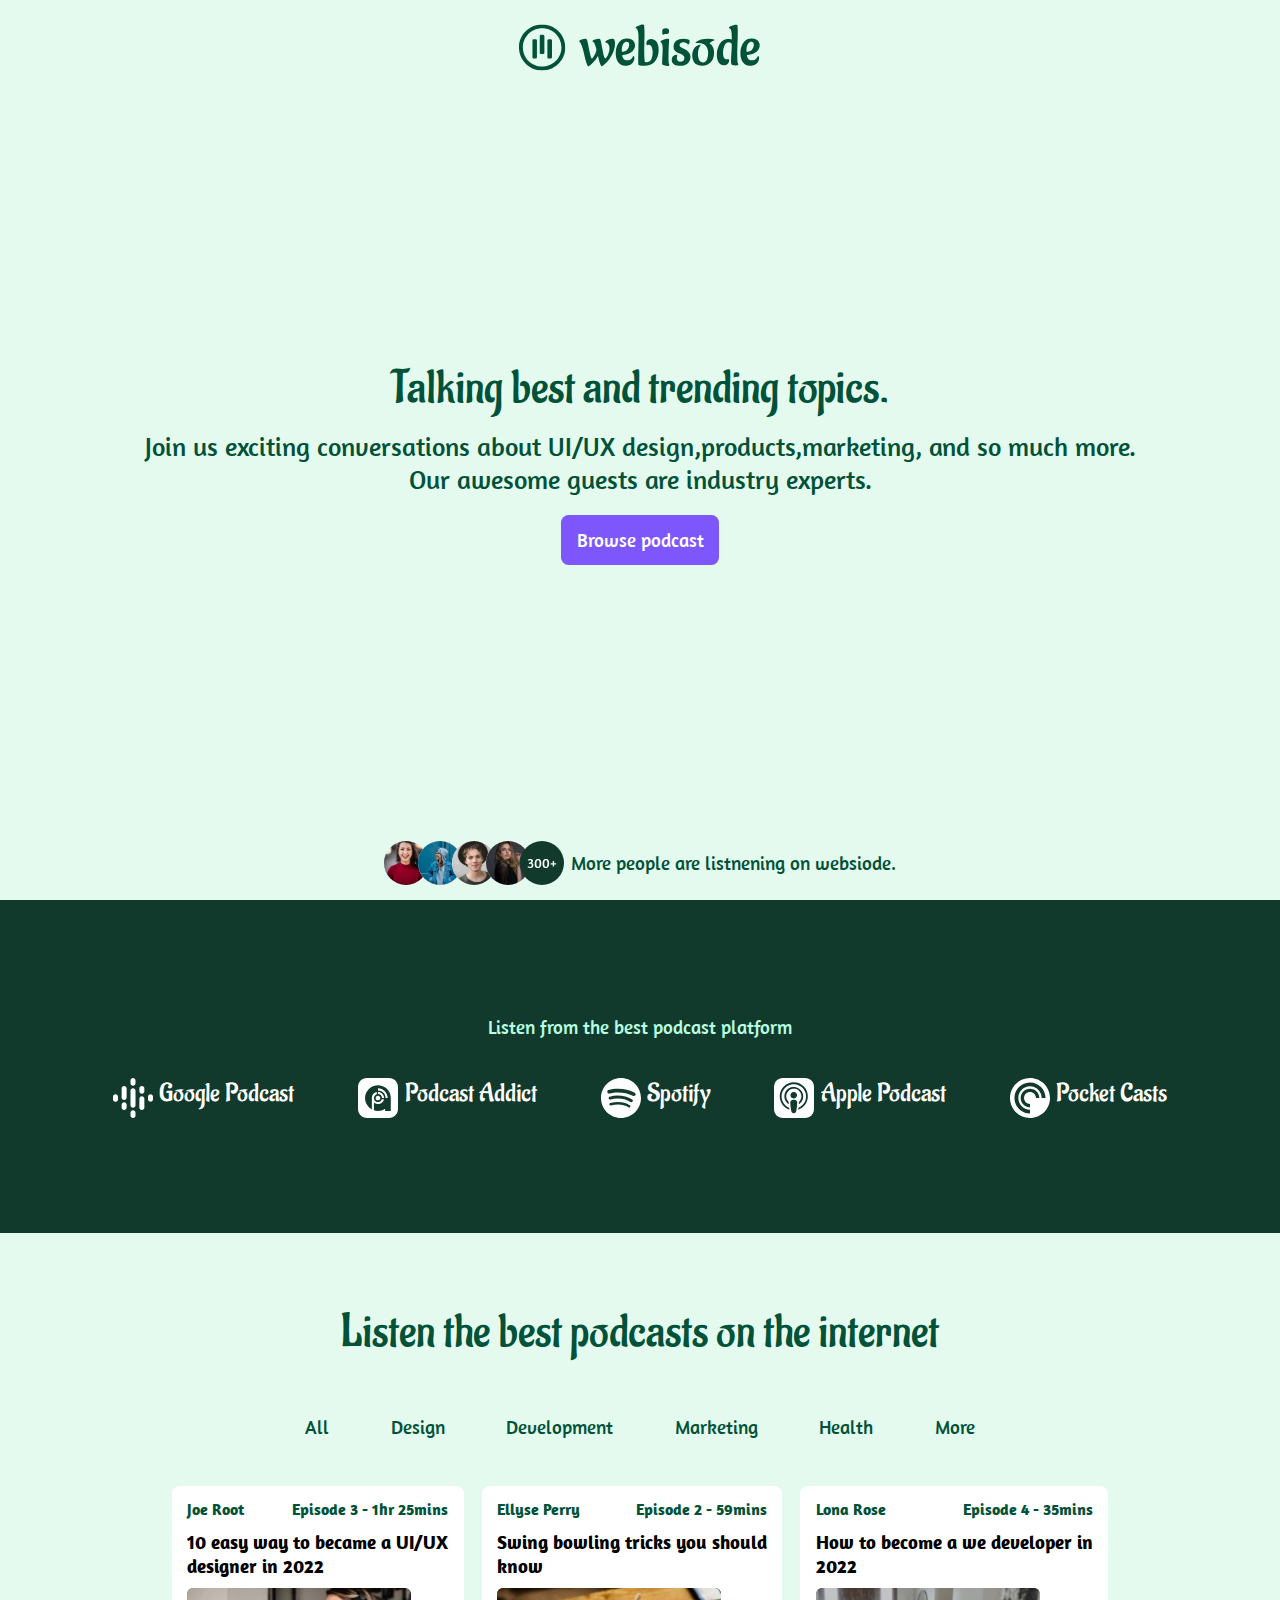
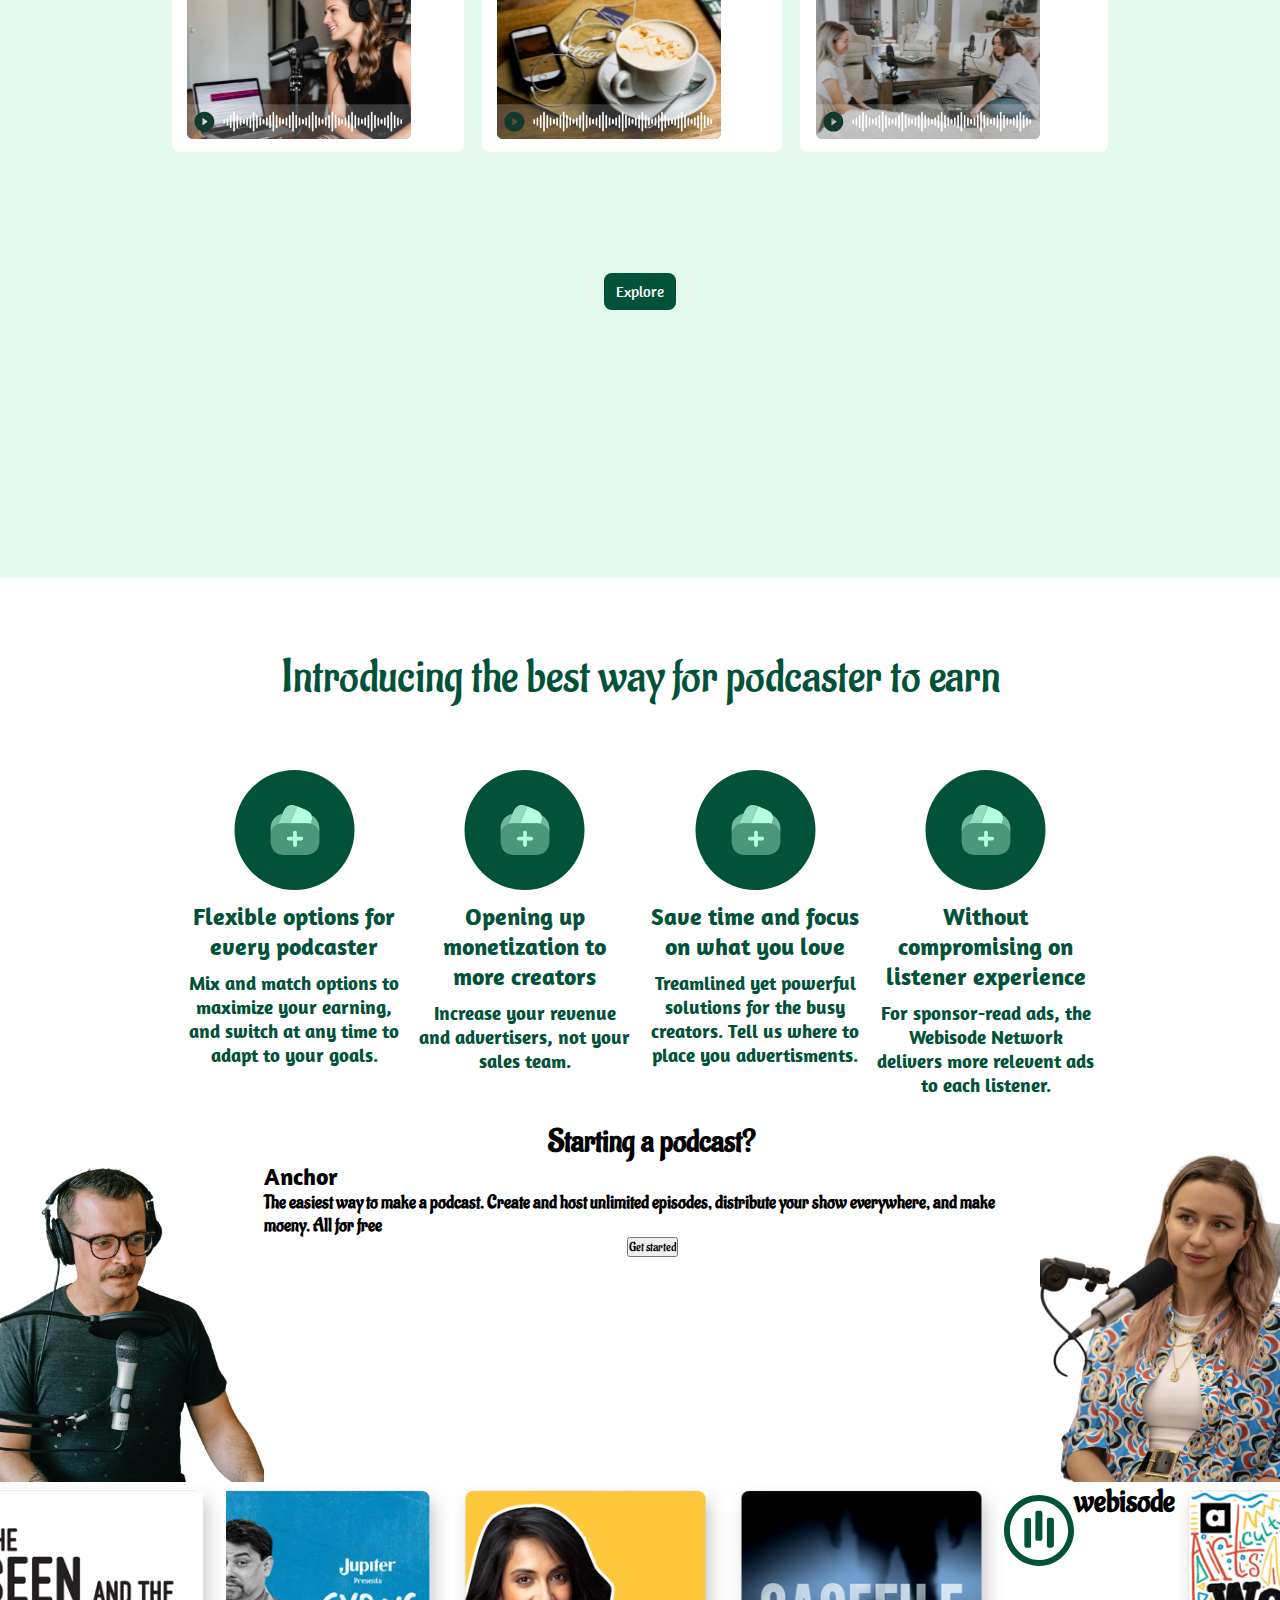
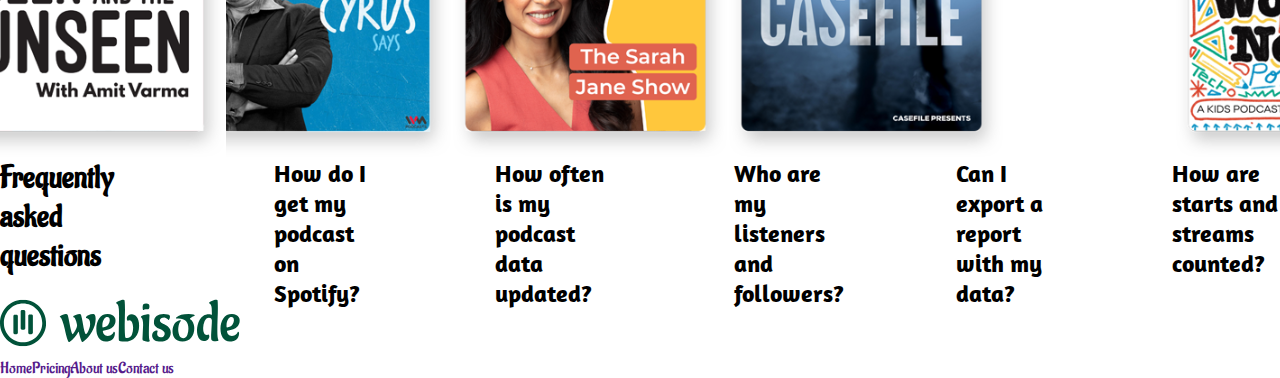
<file: Mision 2/index.html>
<!DOCTYPE html>
<html lang="en">

<head>
    <meta charset="UTF-8">
    <meta http-equiv="X-UA-Compatible" content="IE=edge">
    <meta name="viewport" content="width=device-width, initial-scale=1.0">
    <link rel="stylesheet" href="style.css">
    <title>Mision 2</title>
    <link rel="preconnect" href="https://fonts.googleapis.com">
<link rel="preconnect" href="https://fonts.gstatic.com" crossorigin>
<link href="https://fonts.googleapis.com/css2?family=Aladin&display=swap" rel="stylesheet">
<link rel="preconnect" href="https://fonts.googleapis.com">
<link rel="preconnect" href="https://fonts.gstatic.com" crossorigin>
<link href="https://fonts.googleapis.com/css2?family=Amaranth&display=swap" rel="stylesheet">
</head>

<body>
    <header>
        <div class="header-header">
            <div>
                <img class="logo" src="/Mision 2/assets/Group 4.svg" alt="">
            </div>

        </div>
        <div class="header-main">
            <div class="header-text">
                <h1 class="header-text-title">Talking best and trending topics.</h1>
                <p class="header-text-text">Join us exciting conversations about UI/UX design,products,marketing, and so
                    much more.<br>Our awesome guests are industry experts.</p>
            </div>
            <div><button class="header-btn">Browse podcast</button></div>
        </div>
        <div class="header-footer">
            <div>
                <img class="header-img" src="/Mision 2/assets/Frame 2.svg" alt="">
            </div>
            <div>
                <h2 class="header-footer-text">More people are listnening on websiode.</h2>
            </div>
        </div>
    </header>
    <div class="plataformas">
        <div>
            <h2 class="plataformas-text-text">Listen from the best podcast platform</h2>
        </div>
        <div class="plataformas-plataformas-container">
            <div class="container-container-individual">
                <div><img class="paltaformas-logo" src="/Mision 2/assets/googlepodcasts 1.svg" alt=""></div>
                <div>
                    <h1 class="plataformas-text">Google Podcast</h1>
                </div>
            </div>
            <div class="container-container-individual">
                <div><img class="paltaformas-logo" src="/Mision 2/assets/podcastaddict 1.svg" alt=""></div>
                <div>
                    <h1 class="plataformas-text">Podcast Addict</h1>
                </div>
            </div>
            <div class="container-container-individual">
                <div><img class="paltaformas-logo" src="/Mision 2/assets/spotify 1.svg" alt=""></div>
                <div>
                    <h1 class="plataformas-text">Spotify</h1>
                </div>
            </div>
            <div class="container-container-individual">
                <div><img class="paltaformas-logo" src="/Mision 2/assets/applepodcasts 1.svg" alt=""></div>
                <div>
                    <h1 class="plataformas-text">Apple Podcast</h1>
                </div>
            </div>
            <div class="container-container-individual">
                <div><img class="paltaformas-logo" src="/Mision 2/assets/pocketcasts 1.svg" alt=""></div>
                <div>
                    <h1 class="plataformas-text">Pocket Casts</h1>
                </div>
            </div>
        </div>
    </div>
    <div class="Listen-podcast">
        <div>
            <h1 class="Listen-podcast-titulo">Listen the best podcasts on the internet</h1>
        </div>
        <div class="Listen-podcast-navbar">
            <a class="Listen-podcast-navbar-elemet" href="">All</a>
            <a class="Listen-podcast-navbar-elemet" href="">Design</a>
            <a class="Listen-podcast-navbar-elemet" href="">Development</a>
            <a class="Listen-podcast-navbar-elemet" href="">Marketing</a>
            <a class="Listen-podcast-navbar-elemet" href="">Health</a>
            <a class="Listen-podcast-navbar-elemet" href="">More</a>
        </div>
        <div class="Listen-podcast-container-carts">
            <div class="Listen-podcast-carts">
                <div class="Listen-podcast-carts-header">
                    <h2>Joe Root</h2>
                    <h2>Episode 3 - 1hr 25mins</h2>
                </div>
                <div class="Listen-podcast-carts-title">
                    <h2>10 easy way to became a UI/UX<br>designer in 2022</h2>
                </div>
                <div><img class="Listen-podcast-carts-img" src="/Mision 2/assets/Frame 14.svg" alt=""></div>
            </div>
            <div class="Listen-podcast-carts">
                <div class="Listen-podcast-carts-header">
                    <h2>Ellyse Perry</h2>
                    <h2>Episode 2 - 59mins</h2>
                </div>
                <div class="Listen-podcast-carts-title">
                    <h2>Swing bowling tricks you should<br>know</h2>
                </div>
                <div><img class="Listen-podcast-carts-img" src="/Mision 2/assets/Frame 14 (1).svg" alt=""></div>
            </div>
            <div class="Listen-podcast-carts">
                <div class="Listen-podcast-carts-header">
                    <h2>Lona Rose</h2>
                    <h2>Episode 4 - 35mins</h2>
                </div>
                <div class="Listen-podcast-carts-title">
                    <h2>How to become a we developer in<br>2022</h2>
                </div>
                <div><img class="Listen-podcast-carts-img" src="/Mision 2/assets/Frame 14 (2).svg" alt=""></div>
            </div>
        </div>
        <div><button class="Listen-podcast-btn">Explore</button></div>
    </div>
    <div class="Introducing">
        <div>
            <h1 class="Introducing-title">Introducing the best way for podcaster to earn</h1>
        </div>
        <div class="Introducing-info-container">
            <div class="Introducing-info">
                <div class="Introducing-info-img"><img src="/Mision 2/assets/Frame 30.svg" alt=""></div>
                <div>
                    <h2  class="Introducing-info-title">Flexible options for every podcaster</h2>
                </div>
                <div >
                    <h3 class="Introducing-info-text">Mix and match options to maximize your earning, and switch at any time to adapt to your goals.
                    </h3>
                </div>
            </div>
            <div class="Introducing-info">
                <div class="Introducing-info-img"><img src="/Mision 2/assets/Frame 30.svg" alt=""></div>
                <div>
                    <h2  class="Introducing-info-title">Opening up monetization to more creators</h2>
                </div>
                <div>
                    <h3  class="Introducing-info-text">Increase your revenue and advertisers, not your sales team.</h3>
                </div>
            </div>
            <div class="Introducing-info">
                <div class="Introducing-info-img"><img src="/Mision 2/assets/Frame 30.svg" alt=""></div>
                <div>
                    <h2  class="Introducing-info-title">Save time and focus on what you love</h2>
                </div>
                <div>
                    <h3  class="Introducing-info-text">Treamlined yet powerful solutions for the busy creators. Tell us where to place you
                        advertisments.</h3>
                </div>
            </div>
            <div class="Introducing-info">
                <div class="Introducing-info-img"><img src="/Mision 2/assets/Frame 30.svg" alt=""></div>
                <div>
                    <h2  class="Introducing-info-title">Without compromising on listener experience</h2>
                </div>
                <div>
                    <h3  class="Introducing-info-text">For sponsor-read ads, the Webisode Network delivers more relevent ads to each listener.</h3>
                </div>
            </div>
        </div>
    </div>
    <div class="Starting">
        <div class="Starting-img">
            <img src="/Mision 2/assets/unsplash_GLdeWoLcJFQ.svg" alt="">
        </div>
        <div class="Starting-info">
            <div>
                <h1 class="Starting-info-title">Starting a podcast?</h1>
            </div>
            <div class="Starting-info-info">
                <div class="Starting-info-subtitle">
                    <h2>Anchor</h2>
                </div>
                <div class="Starting-info-text">
                    <h3>The easiest way to make a podcast. Create and host unlimited episodes, distribute your show
                        everywhere, and make moeny. All for free</h3>
                </div>
            </div>
            <div class="Starting-btn"><button>Get started</button></div>
        </div>
        <div class="Starting-img">
            <img src="/Mision 2/assets/unsplash_cbRYdeuyP3E.svg" alt="">
        </div>
    </div>
    <div class="albunes">
        <div>
            <div>
                <div><img class="albunes-img" src="/Mision 2/assets/image 25.svg" alt=""></div>
                <div><img class="albunes-img" src="/Mision 2/assets/image 24.svg" alt=""></div>
            </div>
            <div>
                <div><img class="albunes-img" src="/Mision 2/assets/image 23.svg" alt=""></div>
                <div><img class="albunes-img" src="/Mision 2/assets/image 22.svg" alt=""></div>
            </div>
        </div>
        <div>
            <div><img class="logo" src="/Mision 2/assets/wheniwork 1.svg" alt=""></div>
            <div><h1 class="logo-text">webisode</h1></div>
        </div>
        <div>
            <div>
                <div><img class="albunes-img" src="/Mision 2/assets/image 17.svg" alt=""></div>
                <div><img class="albunes-img" src="/Mision 2/assets/image 14.svg" alt=""></div>
            </div>
            <div>
                <div><img class="albunes-img" src="/Mision 2/assets/image 15.svg" alt=""></div>
                <div><img class="albunes-img" src="/Mision 2/assets/image 16.svg" alt=""></div>
            </div>
        </div>
    </div>
    <div class="preguntas">
        <div><h1 class="preguntas-title">Frequently asked questions</h1></div>
        <div>
            <img class="preguntas-logo" src="/Mision 2/assets/arrow-right.svg" alt="">
            <h2 class="preguntas-preguntas">How do I get my podcast on Spotify?</h2></div>
        <div>
            <img class="preguntas-logo" src="/Mision 2/assets/arrow-right.svg" alt="">
            <h2 class="preguntas-preguntas">How often is my podcast data updated?</h2></div>
        <div>
            <img class="preguntas-logo" src="/Mision 2/assets/arrow-right.svg" alt="">
            <h2 class="preguntas-preguntas">Who are my listeners and followers?</h2></div>
        <div>
            <img class="preguntas-logo" src="/Mision 2/assets/arrow-right.svg" alt="">
            <h2 class="preguntas-preguntas">Can I export a report with my data?</h2></div>
        <div>
            <img class="preguntas-logo" src="/Mision 2/assets/arrow-right.svg" alt="">
            <h2 class="preguntas-preguntas">How are starts and streams counted?</h2></div>
    </div>
    <footer>
        <div><img class="logo" src="/Mision 2/assets/Group 4.svg" alt="">
        </div>
        <div class="footer-navbar">
            <a class="footer-navbar-element" href="">Home</a>
            <a class="footer-navbar-element" href="">Pricing</a>
            <a class="footer-navbar-element" href="">About us</a>
            <a class="footer-navbar-element" href="">Contact us</a>
        </div>
    </footer>
</body>

</html>
</file>
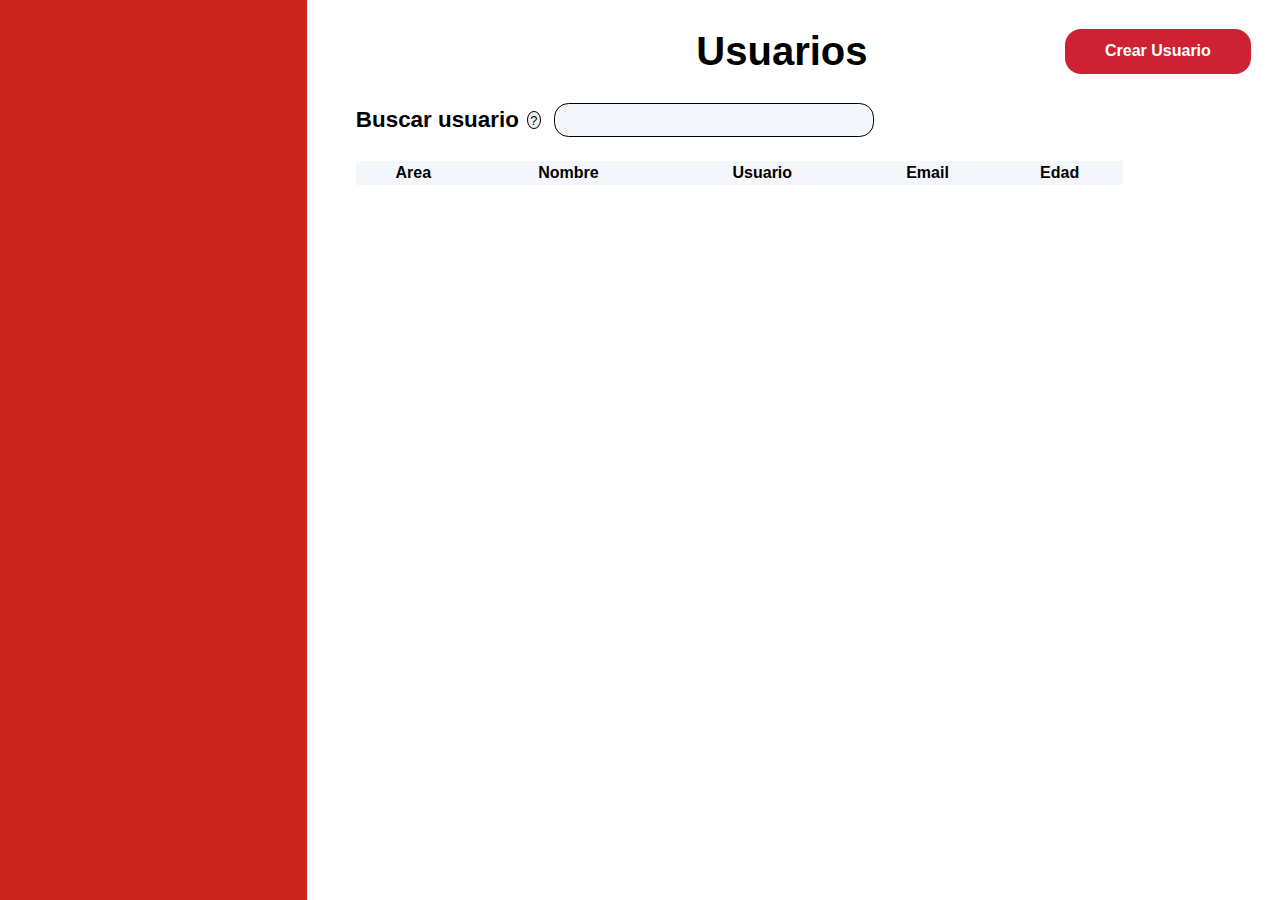
<file: Mision 3/index.html>
<!DOCTYPE html>
<html lang="en">

<head>
    <meta charset="UTF-8">
    <meta http-equiv="X-UA-Compatible" content="IE=edge">
    <meta name="viewport" content="width=device-width, initial-scale=1.0">
    <link rel="stylesheet" href="style.css">
    <title>Usuarios</title>
</head>

<body>
    <div class="barra-lateral"></div>
    <div class="container">
        <header>
            <div class="header-content">
                <h1 class="header-title">Usuarios</h1>
                <a class="header-btn" href="./registro/registro.html">Crear Usuario</a>
            </div>
        </header>
        <main>
            <div class="buscador">
                <label class="buscador-lbl">
                    <h2 class="buscador-text">Buscar usuario </h2><button class="buscador-btn">?</button> <input
                        class="buscador-inpt" type="text">
                </label>
            </div>
            <div>
                <table id="tabla">
                    <thead>
                        <tr class="table-header">
                            <th>Area</th>
                            <th>Nombre</th>
                            <th>Usuario</th>
                            <th>Email</th>
                            <th>Edad</th>
                        </tr>
                    </thead>
                </table>
            </div>
        </main>

    </div>
</body>
<script src="main.js"></script>

</html>
</file>
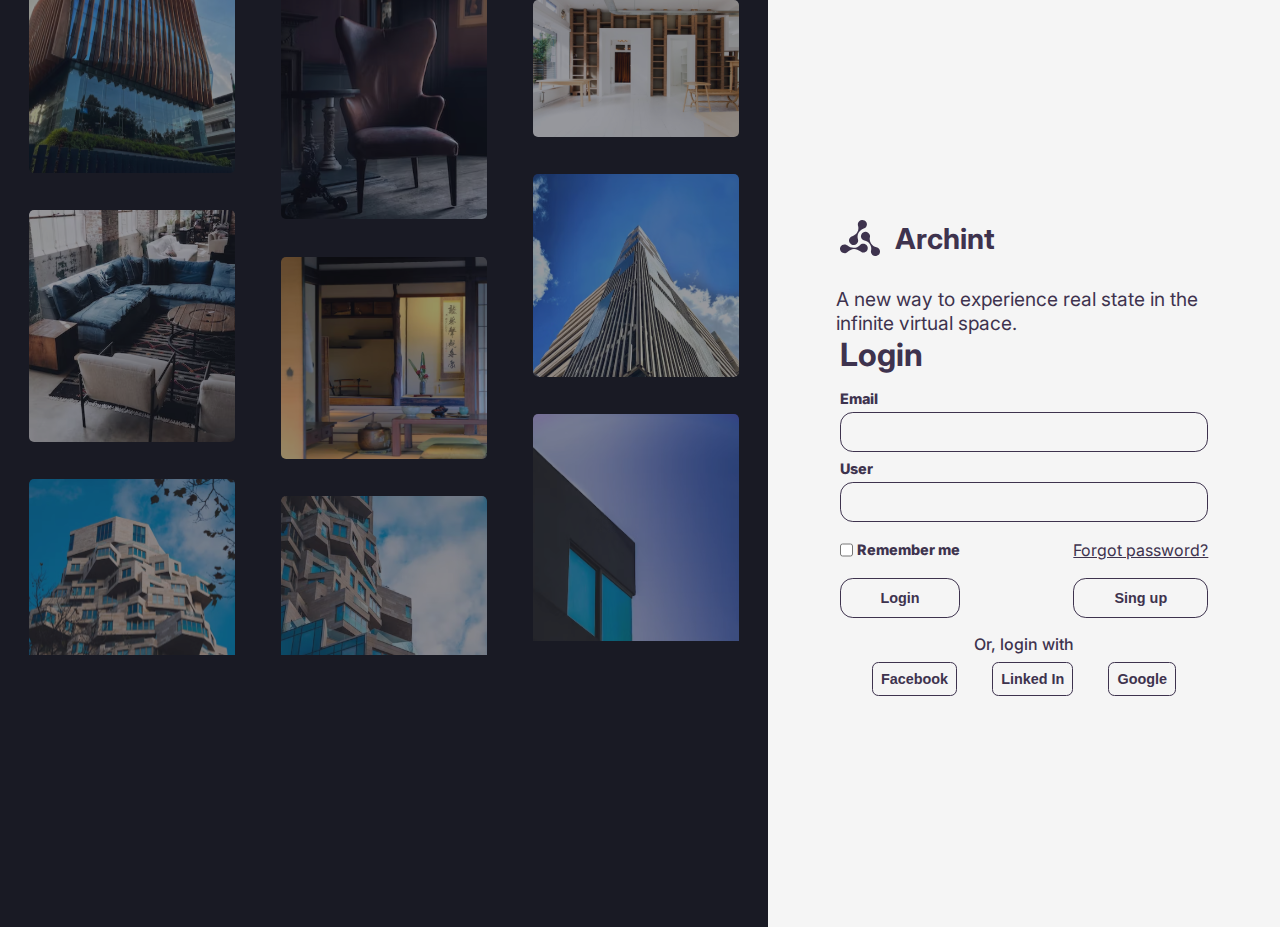
<file: Recuperacion/index.html>
<!DOCTYPE html>
<html lang="en">

<head>
    <meta charset="UTF-8">
    <meta http-equiv="X-UA-Compatible" content="IE=edge">
    <link rel="preconnect" href="https://fonts.googleapis.com">
<link rel="preconnect" href="https://fonts.gstatic.com" crossorigin>
<link href="https://fonts.googleapis.com/css2?family=Inter:wght@100;200;300;400;500;600&display=swap" rel="stylesheet">
    <meta name="viewport" content="width=device-width, initial-scale=1.0">
    <link rel="stylesheet" href="style.css">
    <title>Login</title>
</head>

<body>
    <header class="header1">
        <div class="img-container">
            <img class="img-img" src="./asset/Rectangle 6.svg" alt="">
            <img class="img-img" src="./asset/Rectangle 11.svg" alt="">
            <img class="img-img" src="./asset/Rectangle 12.svg" alt="">

        </div>
        <div class="img-container">
            <img class="img-img" src="./asset/Rectangle 7.svg" alt="">
            <img class="img-img" src="./asset/Rectangle 10.svg" alt="">
            <img class="img-img" src="./asset/Rectangle 13.svg" alt="">
        </div>
        <div class="img-container">
            <img class="img-img" src="./asset/Rectangle 8.svg" alt="">
            <img class="img-img" src="./asset/Rectangle 9.svg" alt="">
            <img class="img-img" src="./asset/Rectangle 14.svg" alt="">
        </div>
    </header>
    <header class="header2">
        <img class="logo-img" src="./asset/img mobile.svg" alt="">
    </header>
    <main>
        <div class="logo-container">
            <div class="logo"><img src="./asset/Logo.svg" alt="">
                <h1>Archint</h1>
            </div>
            <h2 class="logo-text">A new way to experience real state in the infinite virtual space.</h2>
        </div>
        <div class="error-container remove"><h3 class="error-text">invalid email or user</h3></div>
        <div class="form-container">
            <h1>Login</h1>
            <form id="formulario" action="#">
                <label class="lbl1" for="email">Email <input id="email" type="email" required></label>
                <label class="lbl2" for="user">User <input id="user" type="text" required></label>
                <label class="lbl3" for="check"><input type="checkbox"> Remember me</label>
                <a class="lbl4"  href="#">Forgot password?</a>
                <label for="btn1"><input  id="btn1" type="submit" value="Login"></label>
                <label for="btn2"><input id="btn2" type="button" value="Sing up"></label>
            </form>
        </div>
        <div class="otros">
            <h3 class="otros-text">Or, login with</h3>
            <div class="otros-btns">
                <button class="otro-btn">Facebook</button><button class="otro-btn">Linked In</button><button class="otro-btn">Google</button>
            </div>

        </div>
    </main>
</body>
<script src="./main.js"></script>
</html>
</file>
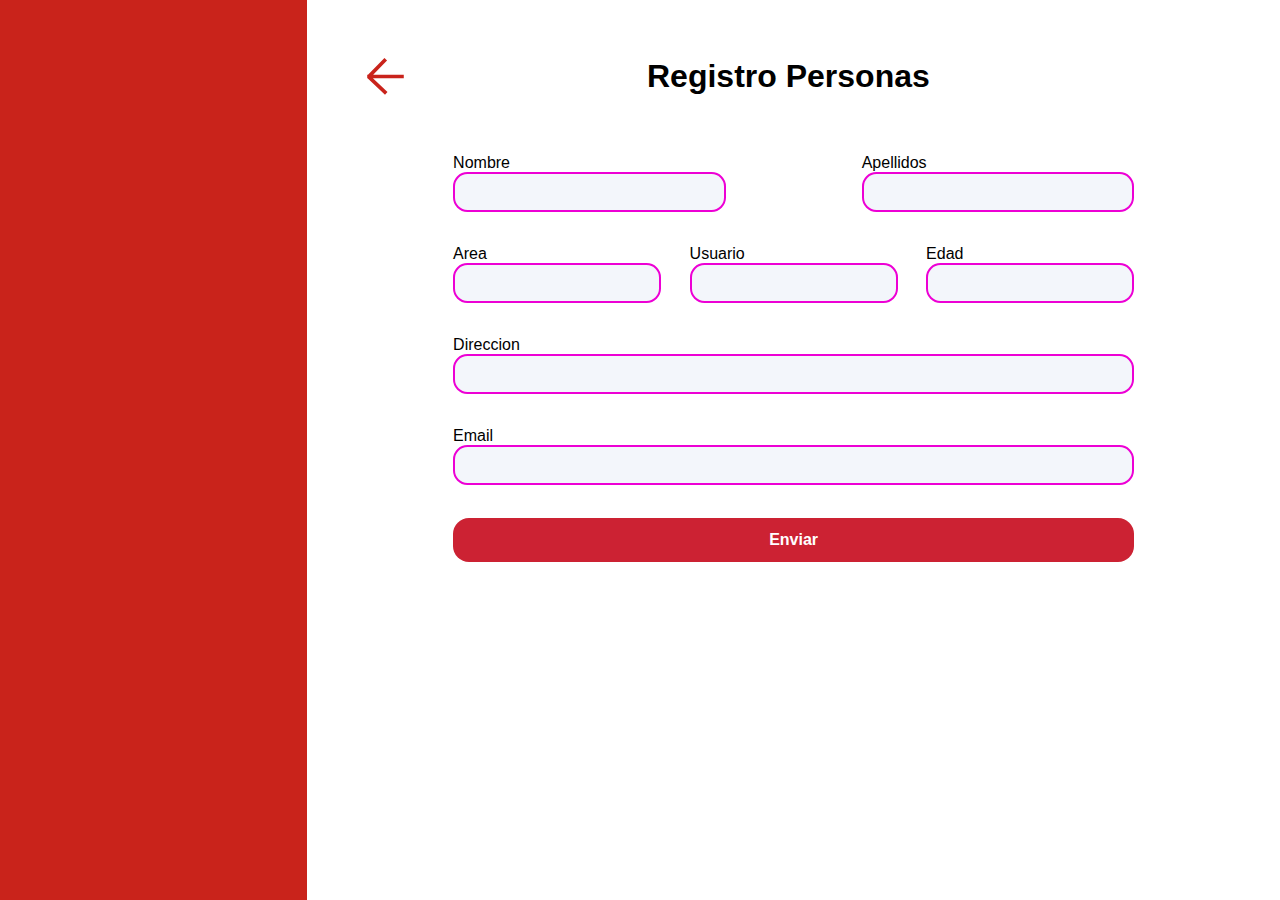
<file: Mision 3/registro.html>
<!DOCTYPE html>
<html lang="en">
<head>
    <meta charset="UTF-8">
    <meta http-equiv="X-UA-Compatible" content="IE=edge">
    <meta name="viewport" content="width=device-width, initial-scale=1.0">
    <link rel="stylesheet" href="regist.css">
    <title>Registro Personas</title>
</head>
<body>
    <div class="barra-lateral"></div>
    <div class="container">
        <header>
            <div class="header-content">
                <a class="header-btn" href="./index.html"><img src="/Mision 3/asset/Union.svg" alt=""></a>
                <h1 class="header-title">Registro Personas</h1>
            </div>
        </header>
        <main>
            <form id="formulario" action="#" method="get">
                <div class="c-form1">
                    <label for="Nombre">Nombre <input id="Nombre" type="text" required></label>
                    <label id="lbl-ap" for="Apellidos">Apellidos <input id="Apellidos" type="text" required></label>
                </div>
                <div class="c-form2">
                    <label  class="c-form2-item" for="Area">Area <input id="Area" type="text" required></label>
                    <label  class="c-form2-item" for="usuario">Usuario <input id="usuario" type="text" required></label>
                    <label  class="c-form2-item" for="Edad">Edad <input id="Edad" type="number" maxlength="3" required></label>
                </div>
                <label for="Direccion">Direccion <input id="Direccion" type="text" required></label>
                <label for="Email">Email <input id="Email" type="email" required></label>
                <button id="btn">Enviar</button>
                
            </form>
        </main>
    </div>
</body>
<script src="registro.js"></script>
</html>
</file>
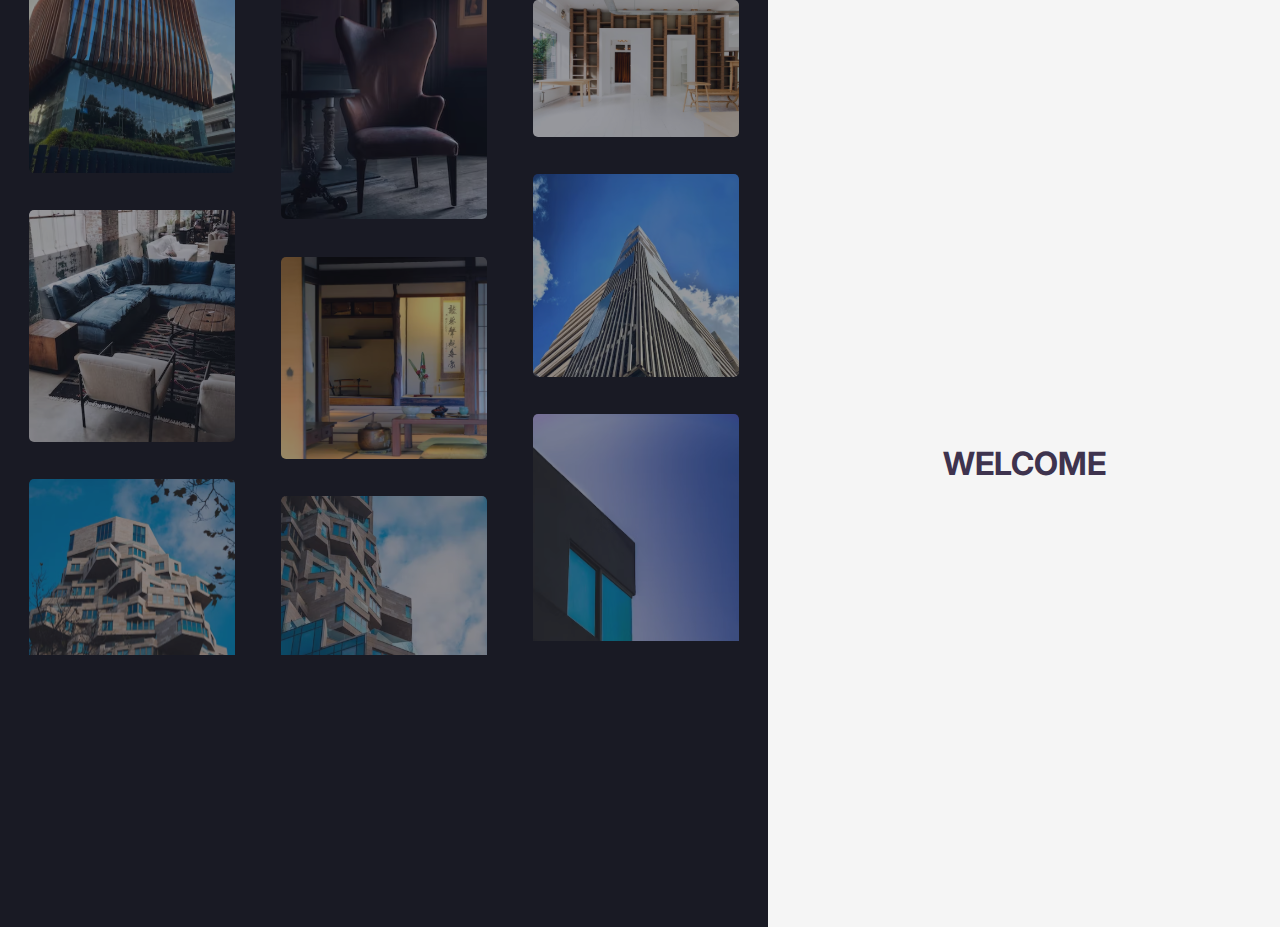
<file: Recuperacion/welcome.html>
<!DOCTYPE html>
<html lang="en">

<head>
    <meta charset="UTF-8">
    <meta http-equiv="X-UA-Compatible" content="IE=edge">
    <link rel="preconnect" href="https://fonts.googleapis.com">
<link rel="preconnect" href="https://fonts.gstatic.com" crossorigin>
<link href="https://fonts.googleapis.com/css2?family=Inter:wght@100;200;300;400;500;600&display=swap" rel="stylesheet">
    <meta name="viewport" content="width=device-width, initial-scale=1.0">
    <link rel="stylesheet" href="style.css">
    <title>Login</title>
</head>

<body>
    <header class="header1">
        <div class="img-container">
            <img class="img-img" src="./asset/Rectangle 6.svg" alt="">
            <img class="img-img" src="./asset/Rectangle 11.svg" alt="">
            <img class="img-img" src="./asset/Rectangle 12.svg" alt="">

        </div>
        <div class="img-container">
            <img class="img-img" src="./asset/Rectangle 7.svg" alt="">
            <img class="img-img" src="./asset/Rectangle 10.svg" alt="">
            <img class="img-img" src="./asset/Rectangle 13.svg" alt="">
        </div>
        <div class="img-container">
            <img class="img-img" src="./asset/Rectangle 8.svg" alt="">
            <img class="img-img" src="./asset/Rectangle 9.svg" alt="">
            <img class="img-img" src="./asset/Rectangle 14.svg" alt="">
        </div>
    </header>
    <header class="header2">
        <img class="logo-img" src="./asset/img mobile.svg" alt="">
    </header>
    <main>
        <h1>WELCOME</h1>
    </main>
</body>

</html>
</file>
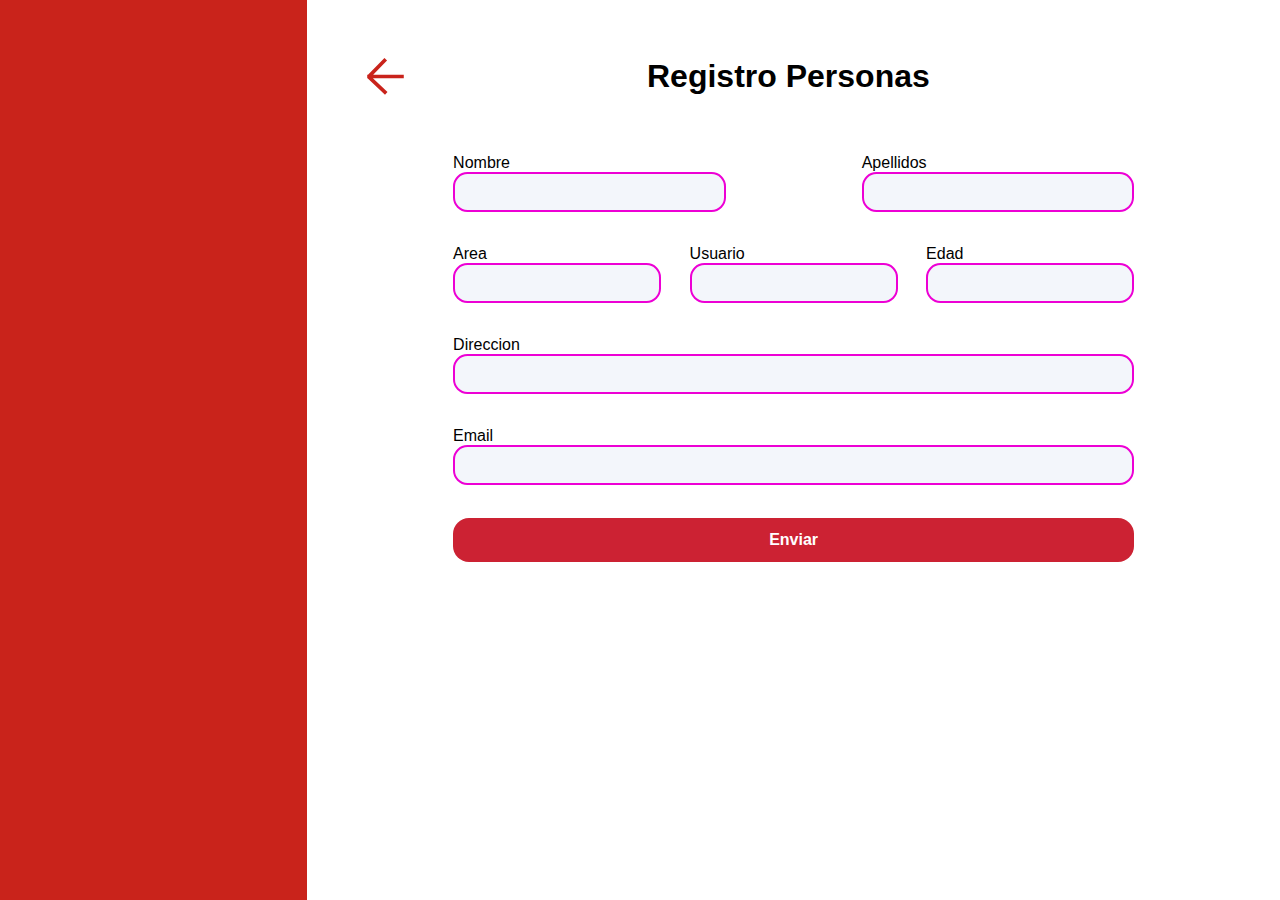
<file: Mision 3/registro/registro.html>
<!DOCTYPE html>
<html lang="en">
<head>
    <meta charset="UTF-8">
    <meta http-equiv="X-UA-Compatible" content="IE=edge">
    <meta name="viewport" content="width=device-width, initial-scale=1.0">
    <link rel="stylesheet" href="regist.css">
    <title>Registro Personas</title>
</head>
<body>
    <div class="barra-lateral"></div>
    <div class="container">
        <header>
            <div class="header-content">
                <a class="header-btn" href="/Mision 3/index.html"><img src="/Mision 3/asset/Union.svg" alt=""></a>
                <h1 class="header-title">Registro Personas</h1>
            </div>
        </header>
        <main>
            <form id="formulario" action="#" method="get">
                <div class="c-form1">
                    <label for="Nombre">Nombre <input id="Nombre" type="text" required></label>
                    <label id="lbl-ap" for="Apellidos">Apellidos <input id="Apellidos" type="text" required></label>
                </div>
                <div class="c-form2">
                    <label  class="c-form2-item" for="Area">Area <input id="Area" type="text" required></label>
                    <label  class="c-form2-item" for="usuario">Usuario <input id="usuario" type="text" required></label>
                    <label  class="c-form2-item" for="Edad">Edad <input id="Edad" type="number" maxlength="3" required></label>
                </div>
                <label for="Direccion">Direccion <input id="Direccion" type="text" required></label>
                <label for="Email">Email <input id="Email" type="email" required></label>
                <button id="btn">Enviar</button>
                
            </form>
        </main>
    </div>
</body>
<script src="registro.js"></script>
</html>
</file>
<file: Mision 2/style.css>
*{
    box-sizing: border-box;
    margin: 0;
    padding: 0%;
    font-family: 'Aladin', cursive;
}
div{
    display:flex;
}
a{
    text-decoration: none;
}
h2{
    font-family: 'Amaranth', sans-serif;
}
header{
    display: flex;
    height: 100vh;
    width: 100vw;
    flex-direction: column;
    align-items: center;
    justify-content: space-between;
    background-color: #E4FAEE;
    color: #015239;
    
}
.logo{
    margin-top: 1vw;
    height: 5.5vw;
}
.header-main{
    display: flex;
    flex-direction: column;
    align-items: center;
}
.header-text{
    display: flex;
    flex-direction: column;
    align-items: center;
    gap: 1vw;
    margin-bottom: 1vw;
}
.header-text-title, .Listen-podcast-titulo, .Introducing-title{
    font-size: 3.7vw;
    font-weight: 500;
}
.header-text-text{
    font-family: 'Amaranth', sans-serif;
    font-size: 2vw;
    font-weight: 300;
    text-align: center;
}
.header-btn{
    font-family: 'Amaranth', sans-serif;
    font-size: 1.5vw;
    background-color: #7D56FC;
    color: #ffffff;
    padding: 1vw 1.2vw ;
    border-radius: 0.6vw;
    border: none;
    margin-top: 0.5vw;

}
.header-footer{
    margin-bottom: 1.2vw;
    align-items: center;
    gap: 0.5vw;
}
.header-img{
    height: 5.7;
}
.header-footer-text{
    font-family: 'Amaranth', sans-serif;
    font-size: 1.5vw;
    font-weight: 260;
}
.plataformas{
    flex-direction: column;
    align-items: center;
    justify-content:center ;
    background-color: #113A2D;
    width: 100vw;
    height: 37vh;
    gap: 3vw;
}
.plataformas-text-text{
    font-family: 'Amaranth', sans-serif;
    color: #B8FFE1;
    font-size: 1.5vw;
    font-weight: 260;
}
.plataformas-plataformas-container{
    gap: 5vw;
}
.container-container-individual{
    gap: 0.5vw;
}
.plataformas-text{
    color: #ffffff;
    font-size: 2vw;
    font-weight: 250;
}
.Listen-podcast{
    height: 105vh;
    width: 100vw;
    flex-direction: column;
    align-items: center;
    background-color: #E4FAEE;
}
.Listen-podcast-titulo, .Introducing-title{
    margin-top: 5.5vw;
    color: #015239;
}
.Listen-podcast-navbar{
    gap: 3vw;
    margin-top: 3vw;
    margin-bottom: 2.5vw;
}
.Listen-podcast-navbar-elemet{
    font-family: 'Amaranth', sans-serif;
    color:#015239;
    font-size: 1.5vw;
    padding: 0.7vw 0.9vw ;
    border-radius: 0.6vw;
    border: none;
    margin-top: 0.5vw;
}
.Listen-podcast-navbar-elemet:hover{
    color:#ffffff;
    background-color: #015239
}
.Listen-podcast-container-carts{
gap: 1.4vw;
}
.Listen-podcast-carts{
    flex-direction: column;
    gap: 0.8vw;
    background-color: #ffffff;
    padding: 1vw 1.2vw ;
    border-radius: 0.6vw;
    border: none;
    margin-top: 0.5vw;
}
.Listen-podcast-carts-header{
    font-family: 'Amaranth', sans-serif;
    color: #015239;
    font-size: 0.85vw;
    justify-content: space-between;
}
.Listen-podcast-carts-title{
    
    font-size: 1vw;
}
.Listen-podcast-carts-img{
    width: 17.5vw;
}
.Listen-podcast-btn{
    font-family: 'Amaranth', sans-serif;
    background-color: #015239;
    color:#ffffff;
    font-size: 1.2vw;
    padding: 0.7vw 0.9vw ;
    border-radius: 0.6vw;
    border: none;
    margin-top: 9.5vw;
}
.Introducing{
    flex-direction: column;
    align-items: center;
}
.Introducing-info-container{
    gap: 1vw;
    margin-top: 3vw;
}
.Introducing-info{
    flex-direction: column;
    align-items:center ;
    width: 17vw;
    color: #015239;
    gap: 0.8vw;
    padding-top: 2vw;
    padding-bottom: 2vw;
}
.Introducing-info-text{
    text-align: center;
    font-family: 'Amaranth', sans-serif;
}
.Introducing-info-title{
    text-align: center;
}
.Starting-info{
    flex-direction: column;
    align-items: center;
}
.Starting-info-info{
    flex-direction: column;
    align-self: center;
}
</file>
<file: Mision 3/style.css>
* {
    box-sizing: border-box;
    margin: 0%;
    padding: 0%;
}

.sombreado:hover {
    background-color: bisque;
}

body {
    font-family: 'Inter', sans-serif;
    height: 100vh;
    display: grid;
    grid-template-columns: 24% 1fr;
}

.barra-lateral {
    background-color: #C9231B;

}

header {
    display: flex;
    justify-content: flex-end;
}

.header-title {
    font-weight: 700;
    font-size: 2.5rem;
}

.header-content {
    margin: 3%;
    display: flex;
    width: 57%;
    justify-content: space-between;
}

.header-btn {
    background: #CC2233;
    border: none;
    border-radius: 1rem;
    padding: 0.8rem 2.5rem;
    color: white;
    font-weight: 700;
    font-size: 1rem;
    text-decoration: none;
}

main {
    display: flex;
    flex-direction: column;
    margin-left: 5%;
    gap: 1.5rem;
}

.buscador-lbl {
    display: flex;
    align-items: center;
}

.buscador-text {
    font-weight: 600;
    font-size: 1.4rem;
    display: flex;
    margin-right: 0.5rem;
    align-items: center;
}

.buscador-btn {
    height: 90%;
    border-radius: 50%;
    padding: 0.05rem 0.15rem;
    border: 1px black solid;
    font-size: 0.8rem;
    margin-right: 0.8rem;
}

.buscador-inpt {
    padding: 1%;
    height: 2.1rem;
    width: 20rem;
    border-radius: 0.9rem;
    border: 1px black solid;
    background-color: #F3F6FB;
}

.table {
    display: grid;
    grid-template-columns: repeat(5, 1fr);
    margin-top: 3%;
}

table{
    width: 83%;
    border-collapse: collapse;
    text-align: center;
    
}
td {
height: 2rem;
font-size: 0.9rem;
}
th{
    background: #F3F6FB;
    height: 1.5rem;
}
</file>
<file: Recuperacion/style.css>
* {
    margin: 0%;
    padding: 0%;
    box-sizing: border-box;
}
.remove{
    display: none !important;
}
body {
    font-family: 'Inter', sans-serif;
    color: #3E334E;

}

.logo-img {
    width: 100vw;
}

main {
    background-color: #F5F5F5;
    display: flex;
    flex-direction: column;
    align-items: center;
    padding: 0% 4vw;
}

.logo-container {
    display: flex;
    flex-direction: column;
}

.logo {
    display: flex;
    align-items: center;
    gap: 3%;
    font-size: 0.9rem;
    padding: 6% 0 6% 4%;
}

.logo-text {
    font-weight: 400;
    font-size: 1.2rem;
    padding: 0% 4%;
}

.form-container {
    width: 90%;
    padding-bottom: 10%;
    display: flex;
    flex-direction: column;
    gap: 1rem;
}

#formulario {
    display: grid;
    align-items: center;
    justify-content: space-between;
    grid-template-areas:
        'e e'
        'u u'
        'r f'
        'l s';
    gap: 4%;
}

label {
    display: flex;
    flex-direction: column;
    gap: 0.3rem;
    font-size: 0.9rem;
    font-weight: 800;
}

.lbl1 {
    grid-area: e;
}

.lbl2 {
    grid-area: u;
}

.lbl3 {
    display: flex;
    flex-direction: row;
    align-items: center;
    gap: 0.3rem;
    grid-area: r;
}

.lbl4 {
    grid-area: f;
}

#btn1 {
    grid-area: l;

}

#btn2 {
    grid-area: s;
}

#btn1,
#btn2 {
    background-color: #F5F5F5;
    border-radius: 0.8rem;
    border: #3E334E 0.1rem solid;
    font-size: 0.9rem;
    font-weight: 800;
    color: #3E334E;

}

input {
    height: 2.5rem;
    background-color: #F5F5F5;
    border-radius: 0.8rem;
    border: #3E334E 0.1rem solid;
    padding: 1%;
    color: #3E334E;
}

a {
    color: #3E334E;
}

#btn1:hover,
#btn2:hover,
.otro-btn:hover {
    background-color: #3E334E;
    color: #F5F5F5;
}

.otros {
    display: flex;
    flex-direction: column;
    align-items: center;
    gap: 0.5rem;
    padding-bottom: 10%;

}

.otros-text {
    font-size: 1rem;
    font-weight: 500;
}

.otro-btn {
    padding: 0.5rem;
    background-color: #F5F5F5;
    border-radius: 0.4rem;
    border: #3E334E 0.1rem solid;
    font-size: 0.9rem;
    font-weight: 800;
    color: #3E334E;

}
.error-container{
    margin: 1%;
    width: 85%;
}
.error-text{
    font-size: 1rem;
    padding: 2%;
    background-color: rgba(241, 95, 95, 0.648);
    text-align: center;
    border-radius: 0.2rem;
}
@media screen and (max-width: 899px) {
    .header1 {
        display: none !important;
    }
    .otros-btns {
        display: flex;
        width: 88vw;
        justify-content: space-between;
    }
}

@media screen and (min-width: 900px) {
    .header2 {
        display: none !important;
    }

    body {
        display: grid;
        grid-template-columns: 60% auto;
        height: 103vh;
        overflow: hidden;
    }
    .header1 {
        background-color:#191A24;
        display:flex;
        justify-content: center;
        gap: 6%;
    }
    .img-container{
        gap: 4%;
        display: flex;
        flex-direction: column;

    }
    .img-img{
        width: 16.1vw;
        opacity: 0.55;
    }
    main{
        justify-content: center;
    }
    .otros-btns {
        display: flex;
        width: 130%;
        justify-content: space-between;
    }
}
</file>
<file: Mision 3/regist.css>
* {
    box-sizing: border-box;
    margin: 0%;
    padding: 0%;
}

body {
    font-family: 'Inter', sans-serif;
    height: 100vh;
    display: grid;
    grid-template-columns: 24% 1fr;
}

.barra-lateral {
    background-color: #C9231B;

}
.header-content{
    margin: 6%;
    display: flex;
    justify-content: space-between;
    width: 58%;
}
.header-btn{
    display: flex;
}
main {
    display: flex;
    justify-content: center;
    margin-top: 5%;
}

input {
    border-color: #ED00D5;
    padding: 2%;
    height: 2.5rem;
    width: 100%;
    border-radius: 0.9rem;
    border: 2px #ED00D5 solid;
    background-color: #F3F6FB;
}

label {
    display: flex;
    flex-direction: column;
}

form {
    display: grid;
    gap: 12%;
    width: 70%;
}

.c-form1 {
    display: grid;
    grid-template-columns: 1fr 20% 1fr;

}

#lbl-ap {
    grid-column-start: 3;
}

.c-form2 {
    display: flex;
    justify-content: space-between;

}

.c-form2-item {
    width: 13rem;
}

.btn-container {
    justify-content: center;
    display: flex;
}

#btn {
    background: #CC2233;
    border: none;
    border-radius: 1rem;
    padding: 0.8rem 2.5rem;
    color: white;
    font-weight: 700;
    font-size: 1rem;
    text-decoration: none;
}
</file>
<file: Mision 3/registro/regist.css>
* {
    box-sizing: border-box;
    margin: 0%;
    padding: 0%;
}

body {
    font-family: 'Inter', sans-serif;
    height: 100vh;
    display: grid;
    grid-template-columns: 24% 1fr;
}

.barra-lateral {
    background-color: #C9231B;

}
.header-content{
    margin: 6%;
    display: flex;
    justify-content: space-between;
    width: 58%;
}
.header-btn{
    display: flex;
}
main {
    display: flex;
    justify-content: center;
    margin-top: 5%;
}

input {
    border-color: #ED00D5;
    padding: 2%;
    height: 2.5rem;
    width: 100%;
    border-radius: 0.9rem;
    border: 2px #ED00D5 solid;
    background-color: #F3F6FB;
}

label {
    display: flex;
    flex-direction: column;
}

form {
    display: grid;
    gap: 12%;
    width: 70%;
}

.c-form1 {
    display: grid;
    grid-template-columns: 1fr 20% 1fr;

}

#lbl-ap {
    grid-column-start: 3;
}

.c-form2 {
    display: flex;
    justify-content: space-between;

}

.c-form2-item {
    width: 13rem;
}

.btn-container {
    justify-content: center;
    display: flex;
}

#btn {
    background: #CC2233;
    border: none;
    border-radius: 1rem;
    padding: 0.8rem 2.5rem;
    color: white;
    font-weight: 700;
    font-size: 1rem;
    text-decoration: none;
}
</file>
